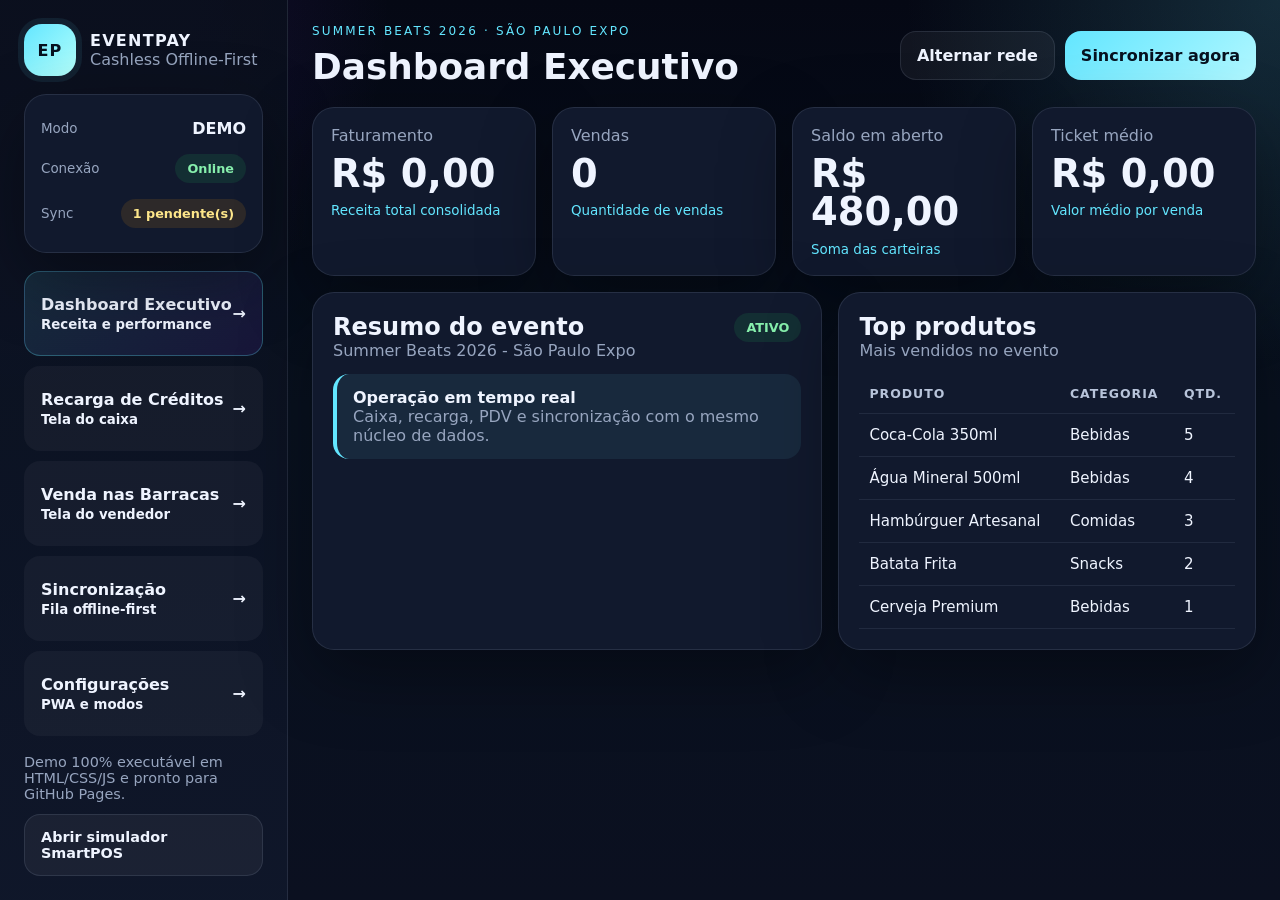
<file: index.html>
<!DOCTYPE html>
<html lang="pt-BR">
<head>
  <meta charset="UTF-8" />
  <meta name="viewport" content="width=device-width, initial-scale=1.0, viewport-fit=cover" />
  <meta name="theme-color" content="#0b1020" />
  <meta name="description" content="EVENTPAY - Plataforma cashless offline-first para eventos." />
  <title>EVENTPAY | Cashless para Eventos</title>
  <link rel="manifest" href="./manifest.webmanifest?v=9" />
  <link rel="icon" href="./assets/icon.svg?v=9" type="image/svg+xml" />
  <style>
    :root{--bg:#07101f;--panel:#11192d;--panel-2:#0e1627;--line:rgba(148,163,184,.16);--text:#eff4ff;--muted:#97a5bf;--accent:#63e6ff;--accent-2:#7c3aed;--success:#22c55e;--warning:#f59e0b;--danger:#ef4444;--shadow:0 24px 70px rgba(0,0,0,.35);--radius:22px;--radius-lg:28px;--font:Inter,system-ui,-apple-system,BlinkMacSystemFont,'Segoe UI',sans-serif}*{box-sizing:border-box}html,body{margin:0;min-height:100%;font-family:var(--font);color:var(--text);background:radial-gradient(circle at top left,rgba(124,58,237,.2),transparent 25%),radial-gradient(circle at top right,rgba(99,230,255,.16),transparent 24%),linear-gradient(180deg,#050814 0%,#08111f 45%,#0b1020 100%)}body{overflow-x:hidden}button,input,select,textarea{font:inherit}button{border:0;cursor:pointer}.shell{display:grid;grid-template-columns:288px minmax(0,1fr);min-height:100vh}.sidebar{padding:24px;border-right:1px solid var(--line);background:linear-gradient(180deg,rgba(10,15,29,.96),rgba(15,23,42,.94));display:flex;flex-direction:column;gap:18px}.brand{display:flex;align-items:center;gap:14px}.brand-mark{width:52px;height:52px;border-radius:18px;display:grid;place-items:center;font-weight:900;letter-spacing:.08em;color:#07111f;background:linear-gradient(135deg,var(--accent),#b4fffb);box-shadow:0 0 0 6px rgba(99,230,255,.08)}.brand-title{font-size:1rem;font-weight:800;letter-spacing:.08em}.brand-subtitle,.muted,.mini-note{color:var(--muted)}.status-card,.card{background:var(--panel);border:1px solid var(--line);border-radius:var(--radius);box-shadow:var(--shadow);backdrop-filter:blur(14px)}.status-card{padding:16px}.status-row{display:flex;justify-content:space-between;gap:12px;padding:8px 0;align-items:center}.pill{display:inline-flex;align-items:center;border-radius:999px;padding:7px 12px;font-size:.8rem;font-weight:800}.pill.success{background:rgba(34,197,94,.12);color:#86efac}.pill.warning{background:rgba(245,158,11,.12);color:#fde68a}.pill.danger{background:rgba(239,68,68,.12);color:#fca5a5}.nav{display:grid;gap:10px;flex:1}.nav button,.ghost,.primary,.chip{border-radius:16px;padding:14px 16px;font-weight:800;transition:transform .16s ease,background .16s ease,border-color .16s ease}.nav button{color:var(--text);text-align:left;background:rgba(255,255,255,.04);border:1px solid transparent;display:flex;justify-content:space-between;align-items:center}.nav button.active{border-color:rgba(99,230,255,.28);background:linear-gradient(135deg,rgba(99,230,255,.12),rgba(124,58,237,.12))}.ghost{color:var(--text);background:rgba(255,255,255,.05);border:1px solid var(--line)}.primary{color:#07111f;background:linear-gradient(135deg,var(--accent),#b0f7ff)}.chip{color:var(--text);background:rgba(255,255,255,.06);border:1px solid var(--line)}.ghost:hover,.primary:hover,.chip:hover,.nav button:hover{transform:translateY(-1px)}.sidebar-footer{font-size:.9rem}.main{padding:24px}.topbar{display:flex;align-items:center;justify-content:space-between;gap:16px;margin-bottom:20px}.eyebrow{color:var(--accent);letter-spacing:.18em;text-transform:uppercase;font-size:.75rem;margin-bottom:8px}.title{margin:0;font-size:clamp(1.55rem,2.8vw,2.35rem)}.actions{display:flex;gap:10px;flex-wrap:wrap}.grid{display:grid;gap:16px}.kpis{grid-template-columns:repeat(4,minmax(0,1fr))}.kpi{padding:18px}.kpi .label{color:var(--muted)}.kpi .value{font-size:clamp(1.6rem,3vw,2.4rem);font-weight:900;margin-top:10px;line-height:1}.kpi .trend{margin-top:10px;color:var(--accent);font-size:.84rem}.layout{display:grid;grid-template-columns:1.1fr .9fr;gap:16px}.panel{padding:20px}.panel-header{display:flex;justify-content:space-between;gap:12px;align-items:flex-start;margin-bottom:14px}.panel h2,.panel h3{margin:0}.table{width:100%;border-collapse:collapse}.table th,.table td{padding:12px 10px;border-bottom:1px solid rgba(148,163,184,.12);text-align:left;font-size:.94rem}.table th{font-size:.78rem;text-transform:uppercase;letter-spacing:.08em;color:#b8c4da}.field-grid{display:grid;grid-template-columns:repeat(2,minmax(0,1fr));gap:12px}.field{display:grid;gap:8px}.field label{font-size:.84rem;color:#c8d3e7}.field select,.field input{width:100%;padding:13px 14px;border-radius:14px;border:1px solid var(--line);background:rgba(15,23,42,.88);color:var(--text);outline:none}.alert{border-left:4px solid var(--accent);padding:14px 16px;border-radius:16px;background:rgba(99,230,255,.08)}.menu-strip{display:flex;gap:8px;overflow-x:auto;padding-bottom:4px}.menu-strip .chip{white-space:nowrap}.smartpos-shell{border-radius:28px;padding:18px;background:linear-gradient(180deg,rgba(17,24,39,.96),rgba(10,15,29,.98));border:1px solid rgba(99,230,255,.16);box-shadow:0 30px 80px rgba(0,0,0,.38)}.smartpos-screen{background:linear-gradient(180deg,rgba(8,12,23,.95),rgba(18,26,49,.92));border-radius:22px;padding:16px;border:1px solid rgba(148,163,184,.14)}.smartpos-header{display:flex;justify-content:space-between;align-items:center;gap:10px;margin-bottom:14px}.smartpos-badge{font-weight:900;color:#07111f;background:linear-gradient(135deg,var(--accent),#c5fff9);border-radius:999px;padding:8px 12px}.touch-strip{display:grid;grid-template-columns:repeat(2,minmax(0,1fr));gap:10px}.touch-large{min-height:54px}.amount{display:block;font-size:1.8rem;font-weight:900}.qr{width:170px;aspect-ratio:1;padding:12px;border-radius:18px;background:#fff;display:grid;gap:2px;grid-template-columns:repeat(21,1fr)}.qr span{border-radius:2px}.product-list{display:grid;gap:10px}.product-list.compact{max-height:33vh;overflow:auto;padding-right:4px}.product-row{width:100%;min-height:72px;padding:12px 14px;display:flex;justify-content:space-between;gap:12px;align-items:center;text-align:left;border-radius:16px;background:rgba(255,255,255,.05);border:1px solid var(--line);color:#fff}.product-meta{display:grid;gap:4px;min-width:0}.product-meta strong{font-size:.98rem;line-height:1.2;color:#fff}.product-badge{font-size:.72rem;color:var(--accent);letter-spacing:.06em;text-transform:uppercase}.product-plus{width:30px;height:30px;border-radius:999px;display:grid;place-items:center;color:#07111f;font-weight:900;background:linear-gradient(135deg,var(--accent),#b0f7ff)}.cart-list{display:grid;gap:10px}.cart-list.compact{max-height:22vh;overflow:auto;padding-right:4px}.cart-item{display:flex;justify-content:space-between;gap:10px;padding:12px;border-radius:14px;background:rgba(255,255,255,.04)}.cart-main{min-width:0}.cart-actions{display:flex;align-items:center;gap:10px}.cart-controls{display:flex;gap:8px}.cart-control{width:34px;height:34px;border-radius:999px;border:1px solid rgba(148,163,184,.18);background:rgba(255,255,255,.05);color:#fff;font-weight:900}.sticky-checkout{position:sticky;bottom:0;display:flex;justify-content:space-between;gap:12px;align-items:center;padding:14px 16px;margin-top:16px;border-radius:20px;background:linear-gradient(180deg,rgba(7,11,22,.88),rgba(12,18,36,.96));border:1px solid rgba(99,230,255,.18);backdrop-filter:blur(14px)}.toast-area{position:fixed;right:20px;bottom:20px;display:grid;gap:10px;z-index:99}.toast{min-width:280px;max-width:360px;padding:14px 16px;border-radius:16px;background:rgba(9,14,28,.94);border:1px solid rgba(99,230,255,.18);box-shadow:var(--shadow)}.receipt{border-radius:20px;padding:18px;background:linear-gradient(180deg,rgba(255,255,255,.94),rgba(230,236,245,.92));color:#111827}.timeline{display:grid;gap:12px}.timeline-item{display:flex;align-items:flex-start;gap:12px;padding:12px;border-radius:16px;background:rgba(255,255,255,.04)}.dot{width:10px;height:10px;margin-top:6px;border-radius:999px;background:var(--accent);box-shadow:0 0 0 6px rgba(99,230,255,.12)}.compact details{border-radius:16px;border:1px solid var(--line);background:rgba(255,255,255,.03);overflow:hidden}.compact details+details{margin-top:10px}.compact summary{list-style:none;cursor:pointer;padding:14px 16px;font-weight:800}.compact summary::-webkit-details-marker{display:none}.details-body{padding:0 16px 16px}.hidden{display:none}.sidebar .ghost{display:inline-flex;justify-content:center;text-decoration:none}.subtle{font-size:.84rem;color:var(--muted)}@media (max-width:1180px){.kpis,.layout{grid-template-columns:1fr 1fr}}@media (max-width:980px){.shell{grid-template-columns:1fr}.sidebar{border-right:0;border-bottom:1px solid var(--line)}.nav{grid-template-columns:repeat(2,minmax(0,1fr))}.kpis,.layout,.field-grid{grid-template-columns:1fr}.topbar,.panel-header{flex-direction:column;align-items:flex-start}}@media (max-width:640px){.main,.sidebar{padding:16px}.nav{grid-template-columns:1fr}.actions{width:100%}.actions button,.actions a{flex:1}.touch-strip{grid-template-columns:1fr}.sticky-checkout{flex-direction:column;align-items:stretch}.cart-item{flex-direction:column}.qr{width:100%}}
  </style>
</head>
<body>
  <div class="shell">
    <aside class="sidebar">
      <div class="brand">
        <div class="brand-mark">EP</div>
        <div>
          <div class="brand-title">EVENTPAY</div>
          <div class="brand-subtitle">Cashless Offline-First</div>
        </div>
      </div>
      <div class="status-card">
        <div class="status-row"><span class="subtle">Modo</span><strong id="modeLabel">DEMO</strong></div>
        <div class="status-row"><span class="subtle">Conexão</span><strong id="onlineLabel" class="pill success">Online</strong></div>
        <div class="status-row"><span class="subtle">Sync</span><strong id="syncLabel" class="pill warning">Pendente</strong></div>
      </div>
      <nav class="nav" id="menu"></nav>
      <div class="sidebar-footer">
        <div class="mini-note">Demo 100% executável em HTML/CSS/JS e pronto para GitHub Pages.</div>
        <a class="ghost" href="./simulador-smartpos.html" style="margin-top:12px;">Abrir simulador SmartPOS</a>
      </div>
    </aside>
    <main class="main">
      <header class="topbar">
        <div>
          <div class="eyebrow" id="currentEventLabel">Evento atual</div>
          <h1 class="title" id="pageTitle">Dashboard Executivo</h1>
        </div>
        <div class="actions">
          <button class="ghost" id="toggleNetworkBtn">Alternar rede</button>
          <button class="primary" id="quickSyncBtn">Sincronizar agora</button>
        </div>
      </header>
      <section id="app" class="grid"></section>
    </main>
  </div>
  <script>
    const currency = new Intl.NumberFormat('pt-BR',{style:'currency',currency:'BRL'});
    const fmtMoney = v => currency.format(Number(v||0)).replace(/\u00a0/g,' ');
    const uid = (p='') => `${p}${crypto.randomUUID ? crypto.randomUUID() : `${Date.now().toString(36)}-${Math.random().toString(36).slice(2,8)}`}`;
    const state = JSON.parse(localStorage.getItem('eventpay_demo_state') || 'null') || (() => {
      const clients = ['Ana Martins','Bruno Costa','Carla Souza','Diego Lima','Fernanda Alves'].map((nome,i)=>({id:uid('cli_'),nome,cpf:`000.000.000-${10+i}`,phone:'+55 11 99999-0000'}));
      const cards = clients.map((client,i)=>({id:uid('card_'),clienteId:client.id,codigoNFC:`NFC-${String(i+1).padStart(4,'0')}-${Math.floor(1000+Math.random()*9000)}`,codigoQR:`QR-${String(i+1).padStart(4,'0')}-${Math.floor(1000+Math.random()*9000)}`,status:'ATIVO'}));
      return {route:'dashboard',online:true,selectedClientId:clients[0].id,selectedEventId:'evt_1',cart:[],amount:50,category:'Todos',clients,cards,products:[{id:uid('prd_'),codigo:'P001',descricao:'Coca-Cola 350ml',categoria:'Bebidas',valor:12},{id:uid('prd_'),codigo:'P002',descricao:'Água Mineral 500ml',categoria:'Bebidas',valor:6},{id:uid('prd_'),codigo:'P003',descricao:'Hambúrguer Artesanal',categoria:'Comidas',valor:28},{id:uid('prd_'),codigo:'P004',descricao:'Batata Frita',categoria:'Snacks',valor:18},{id:uid('prd_'),codigo:'P005',descricao:'Cerveja Premium',categoria:'Bebidas',valor:16},{id:uid('prd_'),codigo:'P006',descricao:'Snack Mix',categoria:'Snacks',valor:14},{id:uid('prd_'),codigo:'P007',descricao:'Café Especial',categoria:'Energia',valor:10},{id:uid('prd_'),codigo:'P008',descricao:'Acesso Lounge',categoria:'Experiência',valor:45},{id:uid('prd_'),codigo:'P009',descricao:'Hot Dog',categoria:'Comidas',valor:22}],wallets:Object.fromEntries(clients.map((c,i)=>[c.id,{saldo:60+(i*18)}])),sales:[{id:uid('sale_'),transactionId:uid('tx_'),entity:'VENDA',status:'SYNCED',createdAt:new Date(Date.now()-6*3600e3).toISOString(),clienteId:clients[0].id,valor:46,items:[{produtoId:'',quantidade:0}]}].slice(0,0),recargas:[{id:uid('rec_'),transactionId:uid('tx_'),entity:'RECARGA',status:'SYNCED',createdAt:new Date(Date.now()-3*3600e3).toISOString(),clienteId:clients[0].id,valor:80,formaPagamento:'PIX'}],syncs:[{id:uid('sync_'),transactionId:'tx_1',entity:'RECARGA',status:'SYNCED',data:new Date(Date.now()-3*3600e3).toISOString()},{id:uid('sync_'),transactionId:'tx_2',entity:'VENDA',status:'PENDING',data:new Date(Date.now()-1*3600e3).toISOString()}]}; })();
    const save = () => localStorage.setItem('eventpay_demo_state', JSON.stringify(state));
    const client = () => state.clients.find(c => c.id === state.selectedClientId) || state.clients[0];
    const card = () => state.cards.find(c => c.clienteId === client().id) || state.cards[0];
    const wallet = () => state.wallets[client().id] || { saldo: 0 };
    const products = () => state.category === 'Todos' ? state.products : state.products.filter(p => p.categoria === state.category);
    const menuItems = [
      ['dashboard','Dashboard Executivo','Receita e performance'],
      ['caixa','Recarga de Créditos','Tela do caixa'],
      ['pdv','Venda nas Barracas','Tela do vendedor'],
      ['sync','Sincronização','Fila offline-first'],
      ['config','Configurações','PWA e modos']
    ];
    const categories = ['Todos', ...new Set(state.products.map(p => p.categoria))];
    const menu = document.getElementById('menu');
    menu.innerHTML = menuItems.map(([route,title,sub]) => `<button data-route="${route}" class="${state.route===route?'active':''}"><span><strong>${title}</strong><br><small>${sub}</small></span><span>→</span></button>`).join('');
    const setRoute = route => { state.route = route; render(); save(); };
    const notify = (title, message) => { const host = document.querySelector('.toast-area') || (() => { const el = document.createElement('div'); el.className='toast-area'; document.body.appendChild(el); return el; })(); const t = document.createElement('div'); t.className='toast'; t.innerHTML = `<strong>${title}</strong><div class="muted">${message}</div>`; host.appendChild(t); setTimeout(() => t.remove(), 2600); };
    const calcMetrics = () => {
      const totalSales = state.sales.reduce((s,x)=>s + Number(x.valor||0),0);
      const countSales = state.sales.length;
      const openBalance = Object.values(state.wallets).reduce((s,w)=>s + Number(w.saldo||0),0);
      const avg = countSales ? totalSales / countSales : 0;
      return { totalSales, countSales, openBalance, avg };
    };
    const renderDashboard = () => {
      const m = calcMetrics();
      return `<div class="grid kpis">${[
        ['Faturamento', fmtMoney(m.totalSales), 'Receita total consolidada'],
        ['Vendas', String(m.countSales), 'Quantidade de vendas'],
        ['Saldo em aberto', fmtMoney(m.openBalance), 'Soma das carteiras'],
        ['Ticket médio', fmtMoney(m.avg), 'Valor médio por venda']
      ].map(([a,b,c]) => `<section class="card kpi"><div class="label">${a}</div><div class="value">${b}</div><div class="trend">${c}</div></section>`).join('')}</div>
      <div class="layout">
        <section class="card panel"><div class="panel-header"><div><h2>Resumo do evento</h2><div class="muted">Summer Beats 2026 - São Paulo Expo</div></div><span class="pill success">ATIVO</span></div><div class="alert"><strong>Operação em tempo real</strong><div class="muted">Caixa, recarga, PDV e sincronização com o mesmo núcleo de dados.</div></div></section>
        <section class="card panel"><div class="panel-header"><div><h2>Top produtos</h2><div class="muted">Mais vendidos no evento</div></div></div><table class="table"><thead><tr><th>Produto</th><th>Categoria</th><th>Qtd.</th></tr></thead><tbody>${state.products.slice(0,5).map((p,i)=>`<tr><td>${p.descricao}</td><td>${p.categoria}</td><td>${5-i}</td></tr>`).join('')}</tbody></table></section>
      </div>`;
    };
    const renderCaixa = () => {
      const c = client(); const w = wallet(); const cd = card(); const quick = [20,30,50,80,100,150];
      return `<section class="card smartpos-shell"><div class="smartpos-header"><div><div class="eyebrow">Recarga de Créditos</div><h2>Tela do Caixa</h2></div><div class="smartpos-badge">${state.online ? 'ONLINE' : 'OFFLINE'}</div></div><div class="smartpos-screen grid compact"><div class="card panel"><div class="panel-header"><div><h3>Identificação do cliente</h3><div class="muted">Toque para ler NFC ou QR</div></div><div class="actions"><button class="ghost" data-act="nfc">Ler NFC</button><button class="ghost" data-act="qr">Ler QR</button></div></div><div class="field-grid"><div class="card panel" style="padding:14px;"><div class="muted">Cliente</div><strong>${c.nome}</strong><div class="muted">${cd.codigoNFC} · ${cd.codigoQR}</div></div><div class="card panel" style="padding:14px;"><div class="muted">Saldo</div><strong class="amount">${fmtMoney(w.saldo)}</strong></div></div></div><div class="touch-strip">${quick.map(v=>`<button type="button" class="chip touch-large" data-act="amount" data-value="${v}">${fmtMoney(v)}</button>`).join('')}</div><div class="field-grid"><div class="field"><label>Cliente</label><select data-bind="client">${state.clients.map(x=>`<option value="${x.id}" ${x.id===c.id?'selected':''}>${x.nome}</option>`).join('')}</select></div><div class="field"><label>Forma de pagamento</label><select data-bind="pay"><option>PIX</option><option>DINHEIRO</option><option>CARTÃO</option></select></div></div><button class="primary touch-large" data-act="recharge">Confirmar recarga</button></div></section>`;
    };
    const cartTotal = () => state.cart.reduce((s,i)=>s + i.qtd * i.valor, 0);
    const renderPDV = () => {
      const c = client(); const w = wallet(); const cd = card(); const visible = products(); const cats = categories;
      const cartHtml = state.cart.length ? state.cart.map(item => { const p = state.products.find(x=>x.id===item.id); return `<div class="cart-item"><div class="cart-main"><strong>${p.descricao}</strong><div class="muted">${item.qtd} x ${fmtMoney(item.valor)}</div></div><div class="cart-actions"><strong>${fmtMoney(item.qtd*item.valor)}</strong><div class="cart-controls"><button class="cart-control" data-act="dec" data-id="${item.id}">-</button><button class="cart-control" data-act="rm" data-id="${item.id}">x</button></div></div></div>`; }).join('') : '<div class="muted">Carrinho vazio. Toque em produtos para iniciar a venda.</div>';
      return `<section class="card smartpos-shell"><div class="smartpos-header"><div><div class="eyebrow">Venda nas Barracas</div><h2>Tela do Vendedor</h2></div><div class="smartpos-badge">${state.online ? 'ONLINE' : 'OFFLINE'}</div></div><div class="smartpos-screen grid compact"><div class="card panel"><div class="panel-header"><div><h3>Identificação do cliente</h3><div class="muted">${cd.codigoNFC} · ${cd.codigoQR}</div></div><div class="actions"><button class="ghost" data-act="nfc">Ler NFC</button><button class="ghost" data-act="qr">Ler QR</button></div></div><div class="field-grid"><div class="card panel" style="padding:14px;"><div class="muted">Cliente</div><strong>${c.nome}</strong><div class="muted">CPF ${c.cpf}</div></div><div class="card panel" style="padding:14px;"><div class="muted">Saldo</div><strong class="amount">${fmtMoney(w.saldo)}</strong></div></div></div><div class="compact"><details open><summary>Trocar cliente</summary><div class="details-body"><div class="field"><label>Cliente</label><select data-bind="client">${state.clients.map(x=>`<option value="${x.id}" ${x.id===c.id?'selected':''}>${x.nome}</option>`).join('')}</select></div></div></details></div><div class="compact"><details open><summary>Produtos rápidos</summary><div class="details-body"><div class="menu-strip">${cats.map(cat=>`<button class="chip ${state.category===cat?'active':''}" data-act="filter" data-value="${cat}">${cat}</button>`).join('')}</div><div class="product-list compact">${visible.map(p=>`<button class="product-row" data-act="add" data-id="${p.id}"><div class="product-meta"><span class="product-badge">${p.categoria}</span><strong>${p.descricao}</strong></div><div class="product-meta"><strong>${fmtMoney(p.valor)}</strong><span class="product-plus">+</span></div></button>`).join('')}</div></div></details></div><div class="compact"><details open><summary>Carrinho (${state.cart.length})</summary><div class="details-body"><div class="cart-list compact">${cartHtml}</div></div></details></div><div class="sticky-checkout"><div><div class="muted">Total da venda</div><strong class="amount">${fmtMoney(cartTotal())}</strong></div><div class="actions"><button class="ghost" data-act="receipt">Comprovante</button><button class="primary" data-act="sale">Finalizar</button></div></div></div></section>`;
    };
    const renderSync = () => `<div class="layout"><section class="card panel"><div class="panel-header"><div><h2>Motor de sincronização</h2><div class="muted">Fila offline-first aguardando publicação</div></div><div class="actions"><button class="ghost" data-act="toggle">Alternar rede</button><button class="primary" data-act="sync">Sincronizar agora</button></div></div><div class="field-grid"><div class="card panel" style="padding:14px;"><div class="muted">Status da rede</div><strong>${state.online ? 'Online' : 'Offline'}</strong></div><div class="card panel" style="padding:14px;"><div class="muted">Fila</div><strong>${state.syncs.filter(s=>s.status==='PENDING').length}</strong></div></div></section><section class="card panel"><div class="panel-header"><div><h2>Últimos registros</h2><div class="muted">Vendas, recargas e sync</div></div></div><table class="table"><thead><tr><th>Entidade</th><th>Transação</th><th>Status</th></tr></thead><tbody>${state.syncs.slice(0,10).map(s=>`<tr><td>${s.entity}</td><td>${s.transactionId}</td><td><span class="pill ${s.status==='SYNCED'?'success':'warning'}">${s.status}</span></td></tr>`).join('')}</tbody></table></section></div>`;
    const renderConfig = () => `<div class="layout"><section class="card panel"><div class="panel-header"><div><h2>Configurações</h2><div class="muted">Pronto para PWA e evolução cloud</div></div></div><div class="alert"><strong>Roadmap</strong><div class="muted">React, React Native, FastAPI, PostgreSQL e SmartPOS Android.</div></div><div style="height:12px"></div><a class="primary" href="./simulador-smartpos.html" style="display:inline-flex;text-decoration:none;justify-content:center;">Abrir simulador SmartPOS</a></section><section class="card panel"><div class="timeline"><div class="timeline-item"><span class="dot"></span><div><strong>Offline First</strong><div class="muted">Continua operando sem internet com fila local.</div></div></div><div class="timeline-item"><span class="dot"></span><div><strong>Modo Local</strong><div class="muted">Servidor dentro do evento sem dependência externa.</div></div></div><div class="timeline-item"><span class="dot"></span><div><strong>Cloud</strong><div class="muted">Multi-eventos e multi-clientes.</div></div></div></div></section></div>`;
    function render(){ document.getElementById('pageTitle').textContent = menuItems.find(i=>i[0]===state.route)?.[1] || 'Dashboard Executivo'; document.getElementById('currentEventLabel').textContent = 'Summer Beats 2026 · São Paulo Expo'; document.getElementById('modeLabel').textContent = 'DEMO'; document.getElementById('onlineLabel').textContent = state.online ? 'Online' : 'Offline'; document.getElementById('onlineLabel').className = `pill ${state.online ? 'success' : 'danger'}`; document.getElementById('syncLabel').textContent = state.syncs.filter(s=>s.status==='PENDING').length ? `${state.syncs.filter(s=>s.status==='PENDING').length} pendente(s)` : 'Sincronizado'; document.getElementById('syncLabel').className = `pill ${state.syncs.some(s=>s.status==='PENDING') ? 'warning' : 'success'}`; document.querySelectorAll('.nav button').forEach(b=>b.classList.toggle('active', b.dataset.route===state.route)); const app = document.getElementById('app'); app.innerHTML = state.route==='dashboard' ? renderDashboard() : state.route==='caixa' ? renderCaixa() : state.route==='pdv' ? renderPDV() : state.route==='sync' ? renderSync() : renderConfig(); save(); }
    document.addEventListener('click', (e) => {
      const navBtn = e.target.closest('.nav button[data-route]'); if (navBtn) { setRoute(navBtn.dataset.route); return; }
      const act = e.target.closest('[data-act]'); if (!act) return;
      const id = act.dataset.id; const value = act.dataset.value;
      if (act.dataset.act === 'toggle') { state.online = !state.online; notify('Rede', state.online ? 'Rede restaurada.' : 'Modo offline ativado.'); render(); }
      if (act.dataset.act === 'sync') { state.syncs = state.syncs.map(s => s.status==='PENDING' ? {...s,status:'SYNCED',data:new Date().toISOString()} : s); notify('Sincronização concluída', 'Fila processada com sucesso.'); render(); }
      if (act.dataset.act === 'nfc') { state.selectedClientId = state.clients[0].id; notify('Leitura NFC', 'Cartão mockado identificado.'); render(); }
      if (act.dataset.act === 'qr') { state.selectedClientId = state.clients[1]?.id || state.selectedClientId; notify('Leitura QR', 'Código mockado reconhecido.'); render(); }
      if (act.dataset.act === 'amount') { state.amount = Number(value); render(); }
      if (act.dataset.act === 'receipt') { notify('Comprovante', 'Comprovante demo emitido.'); }
      if (act.dataset.act === 'recharge') { const amount = Number(state.amount || 0); const c = client(); state.wallets[c.id] = { saldo: Number(wallet().saldo) + amount }; state.recargas.unshift({ id: uid('rec_'), transactionId: uid('tx_'), entity:'RECARGA', status: state.online ? 'SYNCED' : 'PENDING', createdAt: new Date().toISOString(), clienteId:c.id, valor: amount }); state.syncs.unshift({ id: uid('sync_'), transactionId: uid('tx_'), entity:'RECARGA', status: state.online ? 'SYNCED' : 'PENDING', data:new Date().toISOString() }); state.cart=[]; notify('Recarga concluída', `${fmtMoney(amount)} adicionados para ${c.nome}.`); render(); }
      if (act.dataset.act === 'filter') { state.category = value; render(); }
      if (act.dataset.act === 'add') { const p = state.products.find(x=>x.id===id); const found = state.cart.find(x=>x.id===id); found ? found.qtd += 1 : state.cart.unshift({ id:p.id, qtd:1, valor:p.valor }); render(); }
      if (act.dataset.act === 'dec') { const item = state.cart.find(x=>x.id===id); if (!item) return; item.qtd > 1 ? item.qtd -= 1 : state.cart = state.cart.filter(x=>x.id!==id); render(); }
      if (act.dataset.act === 'rm') { state.cart = state.cart.filter(x=>x.id!==id); render(); }
      if (act.dataset.act === 'sale') { const total = cartTotal(); if (!state.cart.length) return notify('Carrinho vazio','Selecione produtos para iniciar a venda.'); const c = client(); const w = wallet(); if (w.saldo < total) return notify('Saldo insuficiente','Adicione créditos para concluir a compra.'); state.wallets[c.id] = { saldo: w.saldo - total }; state.sales.unshift({ id:uid('sale_'), transactionId:uid('tx_'), entity:'VENDA', status: state.online ? 'SYNCED' : 'PENDING', createdAt:new Date().toISOString(), clienteId:c.id, valor:total, items:[...state.cart] }); state.syncs.unshift({ id: uid('sync_'), transactionId: uid('tx_'), entity: 'VENDA', status: state.online ? 'SYNCED' : 'PENDING', data:new Date().toISOString() }); state.cart = []; notify('Venda registrada', `${fmtMoney(total)} debitado com sucesso.`); render(); }
    });
    document.addEventListener('change', (e) => { const select = e.target.closest('[data-bind]'); if (!select) return; if (select.dataset.bind === 'client') { state.selectedClientId = select.value; render(); } });
    document.getElementById('quickSyncBtn').addEventListener('click', () => { state.syncs = state.syncs.map(s => s.status==='PENDING' ? {...s,status:'SYNCED',data:new Date().toISOString()} : s); notify('Sincronização', 'Fila processada com sucesso.'); render(); });
    document.getElementById('toggleNetworkBtn').addEventListener('click', () => { state.online = !state.online; notify('Conectividade', state.online ? 'Rede restaurada.' : 'Rede simulada como offline.'); render(); });
    window.addEventListener('hashchange', () => { const next = (location.hash || '#dashboard').slice(1); state.route = ['dashboard','caixa','pdv','sync','config'].includes(next) ? next : 'dashboard'; render(); });
    menu.innerHTML = menuItems.map(([route,title,sub]) => `<button data-route="${route}" class="${state.route===route?'active':''}"><span><strong>${title}</strong><br><small>${sub}</small></span><span>→</span></button>`).join('');
    location.hash = state.route;
    if ('serviceWorker' in navigator) navigator.serviceWorker.register('./sw.js').catch(()=>{});
    render();
    document.getElementById('menu').addEventListener('click', (e) => { const btn = e.target.closest('button[data-route]'); if (btn) setRoute(btn.dataset.route); });
    save();
  </script>
</body>
</html>
</file>
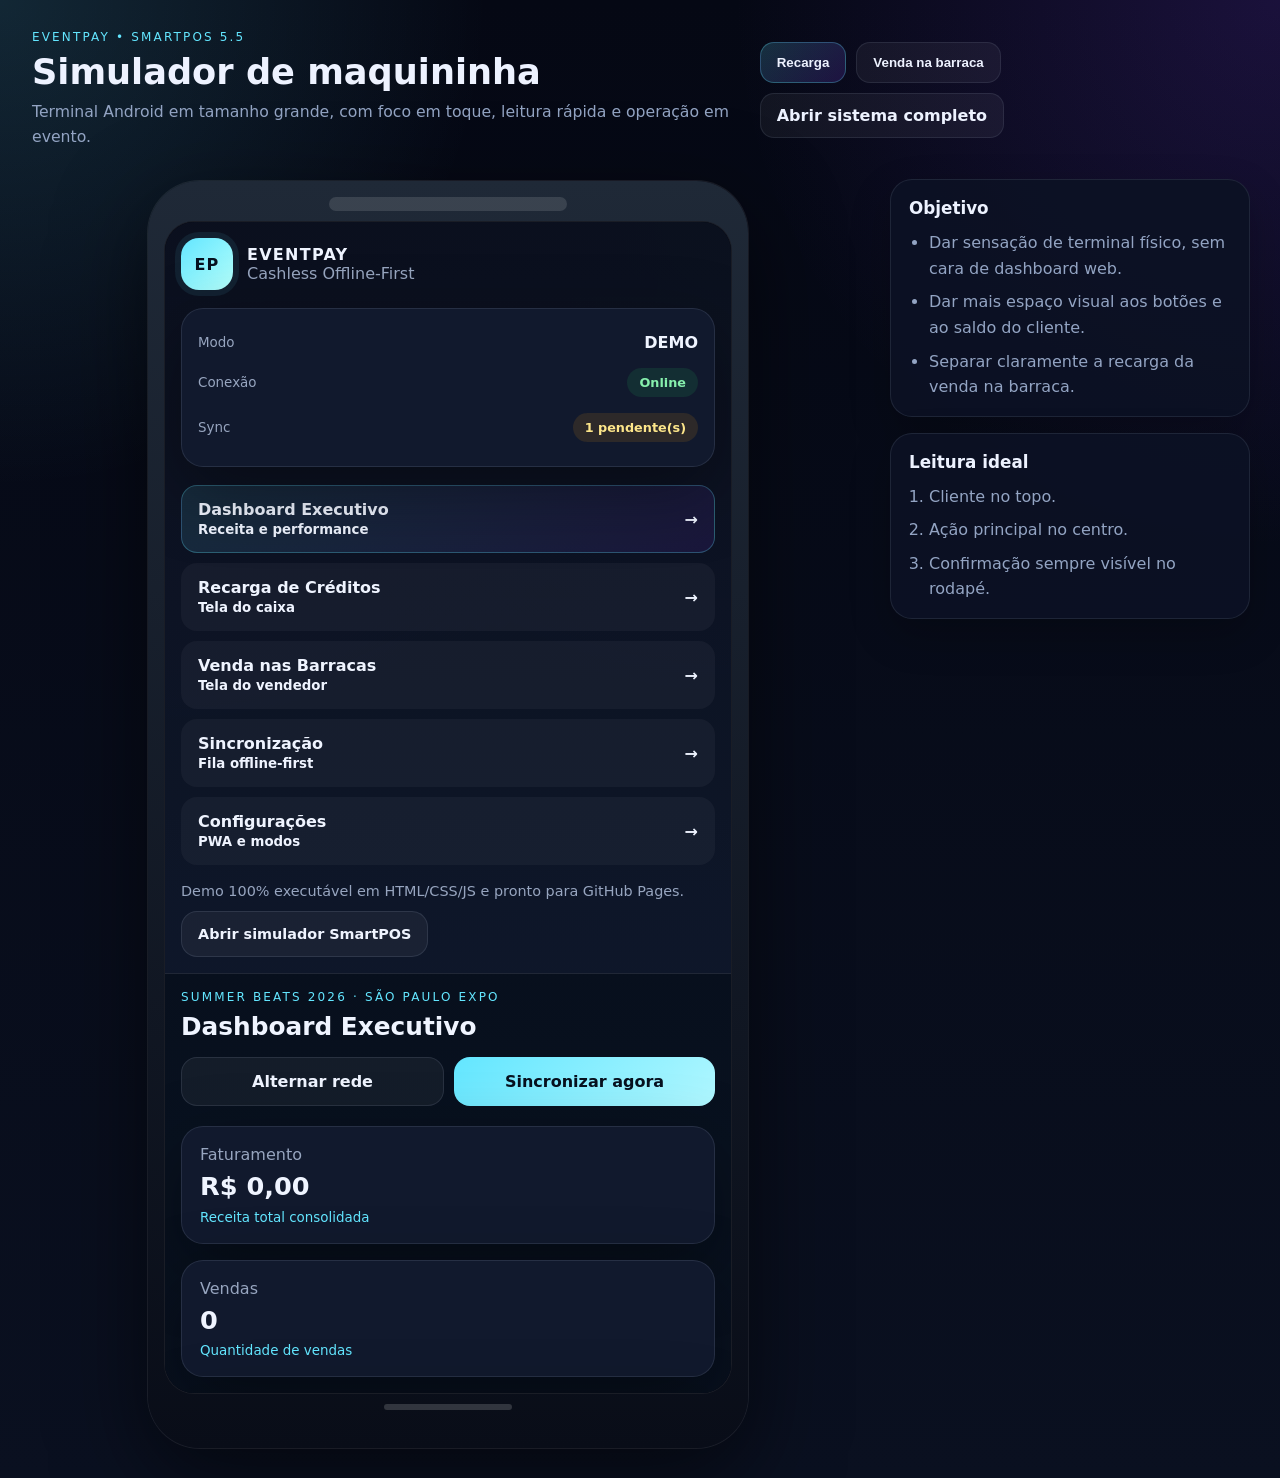
<file: simulador-smartpos.html>
<!DOCTYPE html>
<html lang="pt-BR">
<head>
  <meta charset="UTF-8" />
  <meta name="viewport" content="width=device-width, initial-scale=1.0" />
  <meta name="theme-color" content="#050814" />
  <title>EVENTPAY | Simulador SmartPOS</title>
  <link rel="stylesheet" href="./css/simulator.css" />
</head>
<body>
  <main class="simulator-shell">
    <section class="simulator-header">
      <div>
        <div class="eyebrow">EVENTPAY • SmartPOS 5.5</div>
        <h1>Simulador de maquininha</h1>
        <p>Terminal Android em tamanho grande, com foco em toque, leitura rápida e operação em evento.</p>
      </div>
      <div class="toolbar">
        <button class="toolbar-btn active" data-screen="caixa-recarga">Recarga</button>
        <button class="toolbar-btn" data-screen="pdv">Venda na barraca</button>
        <a class="toolbar-link" href="./index.html">Abrir sistema completo</a>
      </div>
    </section>

    <section class="device-area">
      <div class="device-frame">
        <div class="device-notch"></div>
        <div class="device-screen">
          <iframe id="screenFrame" title="Simulador SmartPOS"></iframe>
        </div>
        <div class="device-home"></div>
      </div>
    </section>

    <aside class="simulator-side">
      <div class="side-card">
        <h2>Objetivo</h2>
        <ul>
          <li>Dar sensação de terminal físico, sem cara de dashboard web.</li>
          <li>Dar mais espaço visual aos botões e ao saldo do cliente.</li>
          <li>Separar claramente a recarga da venda na barraca.</li>
        </ul>
      </div>
      <div class="side-card">
        <h2>Leitura ideal</h2>
        <ol>
          <li>Cliente no topo.</li>
          <li>Ação principal no centro.</li>
          <li>Confirmação sempre visível no rodapé.</li>
        </ol>
      </div>
    </aside>
  </main>

  <script src="./js/simulator.js"></script>
</body>
</html>
</file>
<file: css/simulator.css>
:root {
  color-scheme: dark;
  --bg: #050814;
  --panel: rgba(12, 18, 36, 0.92);
  --panel-soft: rgba(255, 255, 255, 0.04);
  --line: rgba(148, 163, 184, 0.14);
  --text: #edf2ff;
  --muted: #93a4c3;
  --accent: #63e6ff;
  --accent-2: #7c3aed;
}

* {
  box-sizing: border-box;
}

html, body {
  margin: 0;
  min-height: 100%;
  font-family: Inter, ui-sans-serif, system-ui, sans-serif;
  color: var(--text);
  background:
    radial-gradient(circle at top left, rgba(99, 230, 255, 0.14), transparent 25%),
    radial-gradient(circle at top right, rgba(124, 58, 237, 0.18), transparent 28%),
    linear-gradient(180deg, #050814 0%, #0a1020 100%);
}

body {
  padding: 24px;
}

.simulator-shell {
  display: grid;
  grid-template-columns: minmax(0, 1fr) 360px;
  grid-template-areas:
    "header header"
    "device side";
  gap: 22px 24px;
  align-items: start;
  max-width: 1220px;
  margin: 0 auto;
}

.simulator-header {
  grid-area: header;
  display: flex;
  justify-content: space-between;
  gap: 18px;
  align-items: center;
  margin-bottom: 0;
  padding: 6px 2px 2px;
}

.eyebrow {
  color: var(--accent);
  letter-spacing: 0.18em;
  text-transform: uppercase;
  font-size: 0.75rem;
  margin-bottom: 10px;
}

h1, h2, p, ul, ol {
  margin: 0;
}

h1 {
  font-size: clamp(1.7rem, 3vw, 2.2rem);
  line-height: 1.05;
}

p {
  max-width: 720px;
  color: var(--muted);
  line-height: 1.6;
  margin-top: 8px;
  font-size: 0.98rem;
}

.toolbar {
  display: flex;
  gap: 10px;
  flex-wrap: wrap;
}

.toolbar-btn, .toolbar-link {
  border: 1px solid var(--line);
  background: rgba(255, 255, 255, 0.05);
  color: var(--text);
  padding: 12px 16px;
  border-radius: 14px;
  font-weight: 700;
  text-decoration: none;
  cursor: pointer;
}

.toolbar-btn.active {
  background: linear-gradient(135deg, rgba(99, 230, 255, 0.18), rgba(124, 58, 237, 0.18));
  border-color: rgba(99, 230, 255, 0.28);
}

.device-area {
  grid-area: device;
  display: flex;
  justify-content: center;
  align-items: flex-start;
  min-height: auto;
  padding: 8px 0 6px;
}

.device-frame {
  width: min(100%, 600px);
  aspect-ratio: 9 / 19.0;
  border-radius: 52px;
  padding: 16px;
  background:
    linear-gradient(180deg, #1f2937 0%, #090d18 100%);
  box-shadow:
    0 0 0 1px rgba(255, 255, 255, 0.08),
    0 28px 90px rgba(0, 0, 0, 0.55);
  display: grid;
  grid-template-rows: 14px 1fr 28px;
  gap: 10px;
}

.device-notch {
  width: 42%;
  height: 14px;
  margin: 0 auto;
  border-radius: 999px;
  background: rgba(255, 255, 255, 0.12);
}

.device-screen {
  overflow: hidden;
  border-radius: 30px;
  border: 1px solid rgba(255, 255, 255, 0.08);
  background: #060a14;
}

.device-screen iframe {
  width: 100%;
  height: 100%;
  border: 0;
  display: block;
  background: #060a14;
}

.device-home {
  width: 128px;
  height: 6px;
  margin: 0 auto;
  border-radius: 999px;
  background: rgba(255, 255, 255, 0.16);
}

.simulator-side {
  grid-area: side;
  display: grid;
  gap: 16px;
  grid-template-columns: 1fr;
  padding-top: 6px;
  position: sticky;
  top: 24px;
}

.side-card {
  padding: 18px 18px 16px;
  border-radius: 22px;
  background: var(--panel);
  border: 1px solid var(--line);
  box-shadow: 0 16px 40px rgba(0, 0, 0, 0.22);
}

.side-card h2 {
  margin-bottom: 12px;
  font-size: 1.05rem;
}

.side-card ul, .side-card ol {
  padding-left: 20px;
  color: var(--muted);
  display: grid;
  gap: 8px;
  line-height: 1.6;
}

@media (max-width: 1040px) {
  .simulator-shell {
    grid-template-columns: 1fr;
    grid-template-areas:
      "header"
      "device"
      "side";
  }

  .simulator-header {
    align-items: flex-start;
    flex-direction: column;
  }

  .simulator-side {
    position: static;
  }
}

@media (max-width: 720px) {
  body {
    padding: 16px;
  }

  .simulator-header {
    padding-bottom: 6px;
  }

  .simulator-side {
    grid-template-columns: 1fr;
  }

  .device-frame {
    width: 100%;
  }
}
</file>
